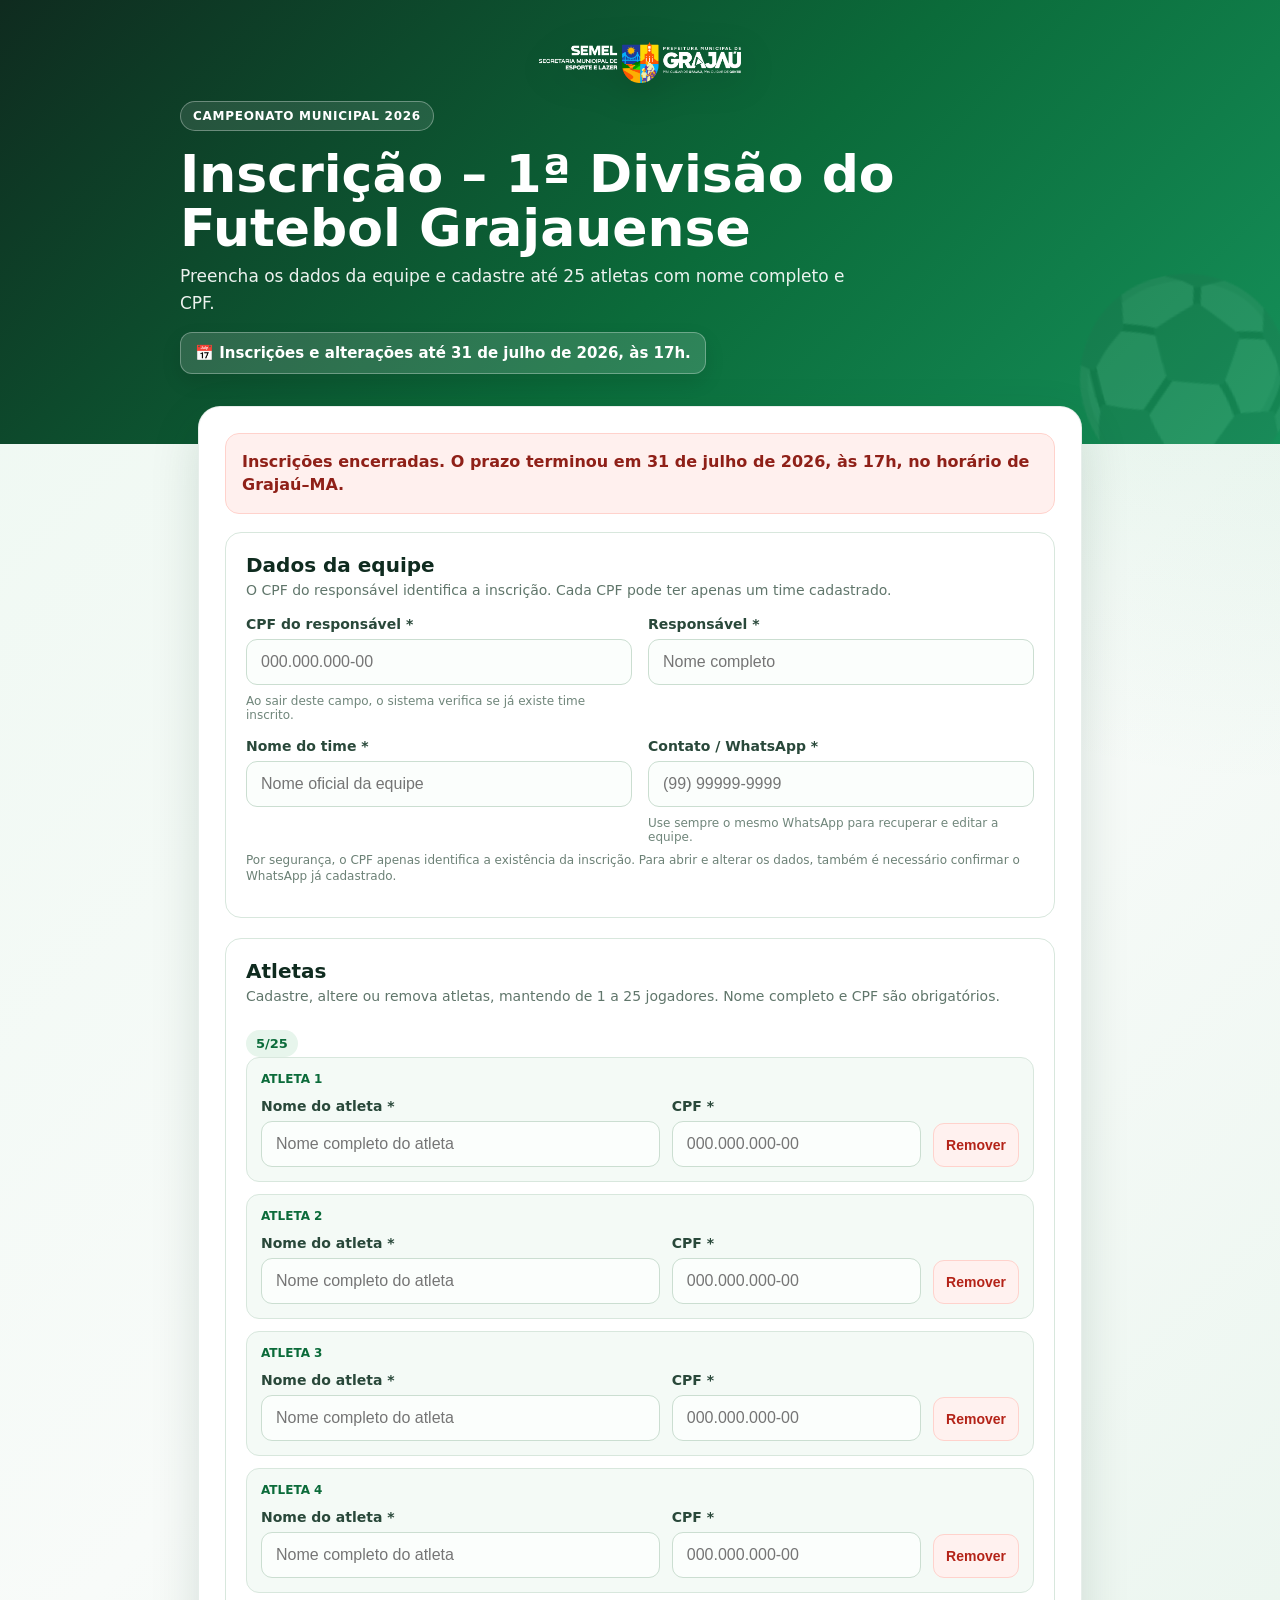
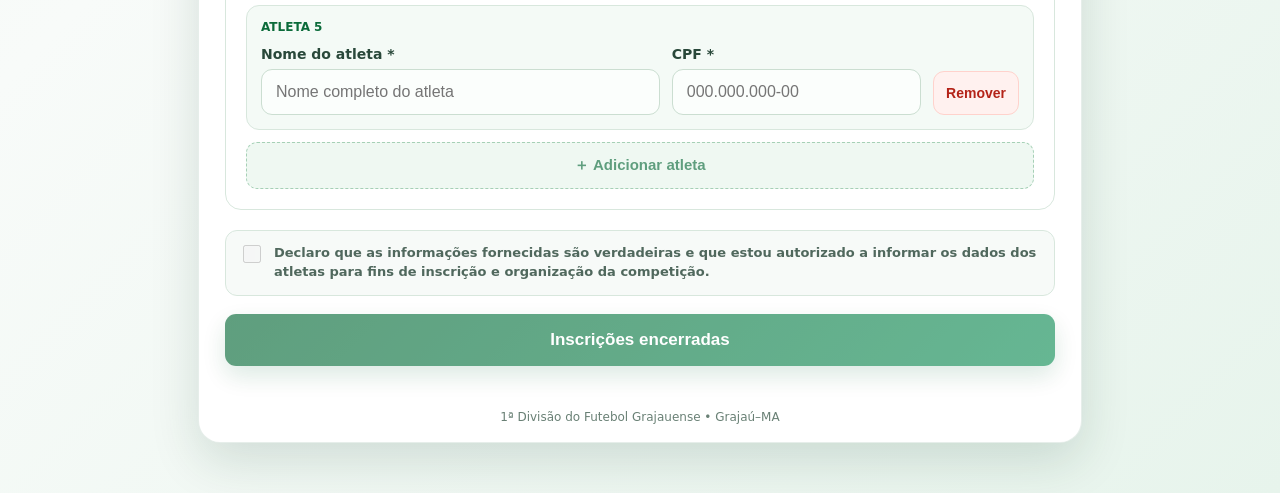
<file: index.html>
<!DOCTYPE html>
<html lang="pt-BR">
<head>
  <meta charset="UTF-8">
  <meta name="viewport" content="width=device-width, initial-scale=1.0">
  <meta name="theme-color" content="#0b6b3a">
  <meta name="description" content="Inscrição da 1ª Divisão do Futebol Grajauense 2026">
  <title>Inscrição – 1ª Divisão do Futebol Grajauense</title>
  <style>
    :root{--green:#0b6b3a;--green2:#15915a;--dark:#0f2b1f;--light:#f4faf6;--line:#d8e7dd;--danger:#b42318;--white:#fff;--muted:#60766b;--shadow:0 18px 50px rgba(8,58,34,.14)}
    *{box-sizing:border-box}body{margin:0;font-family:Inter,system-ui,-apple-system,Segoe UI,Roboto,Arial,sans-serif;color:#183428;background:radial-gradient(circle at top right,rgba(36,169,95,.16),transparent 32%),linear-gradient(135deg,#edf8f1 0%,#f8fbf9 50%,#e7f4ec 100%);min-height:100vh}
    .hero{background:linear-gradient(135deg,var(--dark),var(--green) 55%,var(--green2));color:#fff;padding:42px 20px 70px;position:relative;overflow:hidden}.hero:after{content:"⚽";position:absolute;right:-24px;bottom:-46px;font-size:190px;opacity:.08;transform:rotate(-14deg)}
    .hero-inner{max-width:920px;margin:auto;position:relative;z-index:1}.kicker{display:inline-block;border:1px solid rgba(255,255,255,.32);background:rgba(255,255,255,.10);padding:7px 12px;border-radius:999px;font-weight:800;letter-spacing:.06em;font-size:12px;text-transform:uppercase}
    h1{margin:16px 0 8px;font-size:clamp(30px,6vw,52px);line-height:1.04}.hero p{margin:0;max-width:680px;opacity:.92;font-size:17px;line-height:1.55}.deadline{display:inline-flex;align-items:center;gap:8px;margin-top:16px;padding:10px 14px;border-radius:12px;background:rgba(255,255,255,.14);border:1px solid rgba(255,255,255,.30);font-size:15px;font-weight:900;line-height:1.35;box-shadow:0 8px 20px rgba(0,0,0,.10)}
    main{max-width:920px;margin:-38px auto 50px;padding:0 18px;position:relative;z-index:2}.card{background:var(--white);border:1px solid rgba(10,89,49,.10);border-radius:22px;box-shadow:var(--shadow);overflow:hidden}form{padding:26px}
    .section{border:1px solid var(--line);border-radius:16px;padding:20px;margin-bottom:20px;background:#fff}.section h2{margin:0 0 5px;font-size:20px;color:var(--dark)}.section-note{margin:0 0 18px;color:var(--muted);font-size:14px}.grid{display:grid;grid-template-columns:1fr 1fr;gap:16px}.field{display:flex;flex-direction:column;gap:7px}label{font-size:14px;font-weight:800;color:#29483a}
    input{width:100%;border:1px solid #cbded1;border-radius:11px;padding:13px 14px;font-size:16px;outline:none;transition:.2s;background:#fbfefc}input:focus{border-color:var(--green2);box-shadow:0 0 0 4px rgba(21,145,90,.12);background:#fff}
    .topline{display:flex;justify-content:space-between;align-items:center;gap:12px;flex-wrap:wrap}.counter{display:inline-flex;align-items:center;background:#e7f5ec;color:var(--green);padding:6px 10px;border-radius:999px;font-size:13px;font-weight:900}
    .athlete{display:grid;grid-template-columns:1.6fr 1fr auto;gap:12px;align-items:end;padding:14px;border:1px solid var(--line);border-radius:13px;background:var(--light);margin-bottom:12px}.athlete-number{font-size:12px;font-weight:900;color:var(--green);margin-bottom:5px}
    button{border:0;border-radius:11px;cursor:pointer;font-weight:900;font-size:15px;transition:.2s}.add{width:100%;padding:13px 16px;background:#e7f5ec;color:var(--green);border:1px dashed #77b890}.add:hover{background:#dff1e6}.add:disabled{opacity:.65;cursor:not-allowed}.remove{min-width:44px;height:44px;padding:0 12px;background:#fff1ef;color:var(--danger);font-size:14px;border:1px solid #ffd2cc}.submit{width:100%;padding:16px;color:#fff;background:linear-gradient(135deg,var(--green),var(--green2));box-shadow:0 10px 24px rgba(11,107,58,.22);font-size:17px}.submit:hover{transform:translateY(-1px)}.submit:disabled{opacity:.65;cursor:wait;transform:none}
    .consent{display:flex;gap:10px;align-items:flex-start;margin:18px 0;padding:13px;background:#f7faf8;border-radius:12px;border:1px solid var(--line);font-size:13px;line-height:1.45;color:#50685d}.consent input{width:18px;height:18px;margin-top:1px;flex:0 0 auto}
    .message{display:none;margin:16px 0;padding:14px;border-radius:12px;line-height:1.45}.message.ok{display:block;background:#e9f8ef;color:#126b3b;border:1px solid #bde7cc}.message.err{display:block;background:#fff0ee;color:#9e241b;border:1px solid #ffd2cc}.footer{text-align:center;color:#698075;font-size:12px;padding:18px}.hint{font-size:12px;color:#70867b;margin-top:2px}
    @media(max-width:700px){.grid{grid-template-columns:1fr}.athlete{grid-template-columns:1fr}.remove{width:100%}form{padding:16px}.section{padding:16px}.hero{padding-top:32px}}
  
    .semel-brand{display:flex;justify-content:center;align-items:center;margin:0 0 18px}
    .semel-logo{display:block;width:clamp(137px,18vw,202px);height:auto;max-height:221px;object-fit:contain;filter:drop-shadow(0 8px 18px rgba(0,0,0,.18))}

    .cpf-status{display:none;margin-top:8px;padding:10px 12px;border-radius:10px;font-size:13px;line-height:1.4}
    .cpf-status.ok{display:block;background:#e9f8ef;color:#126b3b;border:1px solid #bde7cc}
    .cpf-status.warn{display:block;background:#fff8e7;color:#805b09;border:1px solid #f0d78f}
    .cpf-status.err{display:block;background:#fff0ee;color:#9e241b;border:1px solid #ffd2cc}
    .edit-box{display:none;margin-top:14px;padding:14px;border-radius:12px;background:#f3f8f5;border:1px solid #cfe2d5}
    .edit-box.show{display:block}.edit-box p{margin:0 0 10px;color:#50685d;font-size:13px;line-height:1.45}
    .load-btn{width:100%;padding:12px 14px;background:#174d35;color:#fff}
    .mode-badge{display:none;margin:0 0 16px;padding:11px 13px;border-radius:12px;font-weight:800;font-size:13px}
    .mode-badge.show{display:block;background:#e9f8ef;color:#126b3b;border:1px solid #bde7cc}
    .closed-banner{display:none;margin:0 0 18px;padding:16px;border-radius:14px;background:#fff0ee;color:#8f2018;border:1px solid #ffd2cc;font-weight:800;line-height:1.45}
    .closed-banner.show{display:block}
    .privacy-note{margin-top:8px;font-size:12px;color:#6c8176;line-height:1.4}

  </style>
</head>
<body>
  <header class="hero"><div class="hero-inner"><div class="semel-brand"><img class="semel-logo" src="logo-semel.png" alt="Logo da SEMEL"></div><span class="kicker">Campeonato Municipal 2026</span><h1>Inscrição – 1ª Divisão do Futebol Grajauense</h1><p>Preencha os dados da equipe e cadastre até 25 atletas com nome completo e CPF.</p><div class="deadline">📅 Inscrições e alterações até 31 de julho de 2026, às 17h.</div></div></header>
  <main><div class="card"><form id="registrationForm" novalidate>
    <div id="closedBanner" class="closed-banner">Inscrições encerradas. O prazo terminou em 31 de julho de 2026, às 17h, no horário de Grajaú–MA.</div>
    <div id="modeBadge" class="mode-badge"></div>

    <section class="section"><h2>Dados da equipe</h2><p class="section-note">O CPF do responsável identifica a inscrição. Cada CPF pode ter apenas um time cadastrado.</p><div class="grid">
      <div class="field"><label for="responsibleCpf">CPF do responsável *</label><input id="responsibleCpf" required inputmode="numeric" maxlength="14" autocomplete="off" placeholder="000.000.000-00"><span class="hint">Ao sair deste campo, o sistema verifica se já existe time inscrito.</span><div id="cpfStatus" class="cpf-status"></div></div>
      <div class="field"><label for="responsible">Responsável *</label><input id="responsible" required autocomplete="name" placeholder="Nome completo"></div>
      <div class="field"><label for="team">Nome do time *</label><input id="team" required autocomplete="organization" placeholder="Nome oficial da equipe"></div>
      <div class="field"><label for="contact">Contato / WhatsApp *</label><input id="contact" required inputmode="tel" autocomplete="tel" placeholder="(99) 99999-9999" maxlength="15"><span class="hint">Use sempre o mesmo WhatsApp para recuperar e editar a equipe.</span></div>
    </div>
    <div id="editBox" class="edit-box"><p><strong>Já existe um time para este CPF.</strong> Informe o mesmo WhatsApp usado na inscrição e carregue a equipe para editar os dados e os atletas.</p><button class="load-btn" type="button" id="loadTeamBtn">Carregar equipe para edição</button></div>
    <p class="privacy-note">Por segurança, o CPF apenas identifica a existência da inscrição. Para abrir e alterar os dados, também é necessário confirmar o WhatsApp já cadastrado.</p>
    </section>

    <section class="section"><div class="topline"><div><h2>Atletas</h2><p class="section-note" style="margin-bottom:14px">Cadastre, altere ou remova atletas, mantendo de 1 a 25 jogadores. Nome completo e CPF são obrigatórios.</p></div><span class="counter" id="counter">0/25</span></div><div id="athletes"></div><button class="add" type="button" id="addAthlete">＋ Adicionar atleta</button></section>

    <label class="consent"><input type="checkbox" id="consent" required><span>Declaro que as informações fornecidas são verdadeiras e que estou autorizado a informar os dados dos atletas para fins de inscrição e organização da competição.</span></label>
    <div id="message"></div><button class="submit" type="submit" id="submitBtn">Enviar inscrição</button>
  </form><div class="footer">1ª Divisão do Futebol Grajauense • Grajaú–MA</div></div></main>
<script>
const SUPABASE_URL='https://inzmqpasbkgoadvgisks.supabase.co';
const SUPABASE_KEY='sb_publishable_ku7EB-Xi2SsLde1ntW-QWQ_Md4pkVkl';
const DEADLINE=Date.parse('2026-07-31T17:00:00-03:00');

const form=document.getElementById('registrationForm');
const box=document.getElementById('athletes');
const addBtn=document.getElementById('addAthlete');
const counter=document.getElementById('counter');
const message=document.getElementById('message');
const submitBtn=document.getElementById('submitBtn');
const cpfInput=document.getElementById('responsibleCpf');
const contactInput=document.getElementById('contact');
const cpfStatus=document.getElementById('cpfStatus');
const editBox=document.getElementById('editBox');
const loadTeamBtn=document.getElementById('loadTeamBtn');
const modeBadge=document.getElementById('modeBadge');
const closedBanner=document.getElementById('closedBanner');

let verificationContact=null;
let editing=false;
let cpfHasTeam=false;
let lastCheckedCpf='';
let closed=false;

const digits=v=>String(v||'').replace(/\D/g,'');
function formatCPF(v){v=digits(v).slice(0,11);v=v.replace(/(\d{3})(\d)/,'$1.$2');v=v.replace(/(\d{3})(\d)/,'$1.$2');v=v.replace(/(\d{3})(\d{1,2})$/,'$1-$2');return v}
function validCPF(cpf){cpf=digits(cpf);if(cpf.length!==11||/^(\d)\1{10}$/.test(cpf))return false;let sum=0;for(let i=0;i<9;i++)sum+=Number(cpf[i])*(10-i);let d1=11-(sum%11);if(d1>=10)d1=0;if(d1!==Number(cpf[9]))return false;sum=0;for(let i=0;i<10;i++)sum+=Number(cpf[i])*(11-i);let d2=11-(sum%11);if(d2>=10)d2=0;return d2===Number(cpf[10])}
function formatPhone(v){v=digits(v).slice(0,11);if(v.length<=10)return v.replace(/^(\d{2})(\d)/,'($1) $2').replace(/(\d{4})(\d)/,'$1-$2');return v.replace(/^(\d{2})(\d)/,'($1) $2').replace(/(\d{5})(\d)/,'$1-$2')}
function rpc(name,payload){return fetch(`${SUPABASE_URL}/rest/v1/rpc/${name}`,{method:'POST',headers:{'Content-Type':'application/json','apikey':SUPABASE_KEY,'Authorization':`Bearer ${SUPABASE_KEY}`},body:JSON.stringify(payload)})}
async function readResponse(response,fallback){const raw=await response.text();if(!response.ok){let msg=fallback;try{const j=JSON.parse(raw);msg=j.message||j.error||j.details||msg}catch{}throw new Error(msg)}try{return JSON.parse(raw)}catch{return raw}}

cpfInput.addEventListener('input',()=>{cpfInput.value=formatCPF(cpfInput.value);const current=digits(cpfInput.value);if(current!==lastCheckedCpf){resetEditState(false);cpfStatus.className='cpf-status';cpfStatus.textContent='';editBox.classList.remove('show')}});
contactInput.addEventListener('input',e=>e.target.value=formatPhone(e.target.value));

function setCpfStatus(text,type){cpfStatus.className=`cpf-status ${type}`;cpfStatus.textContent=text}
function setMode(text){modeBadge.textContent=text;modeBadge.classList.toggle('show',Boolean(text))}
function resetEditState(clearFields=false){editing=false;cpfHasTeam=false;verificationContact=null;setMode('');submitBtn.textContent='Enviar inscrição';if(clearFields){document.getElementById('team').value='';document.getElementById('responsible').value='';contactInput.value='';box.innerHTML='';for(let i=0;i<5;i++)addAthlete()}}

function refresh(){[...box.querySelectorAll('.athlete')].forEach((r,i)=>r.querySelector('.athlete-number').textContent=`ATLETA ${i+1}`);counter.textContent=`${box.children.length}/25`;addBtn.disabled=closed||box.children.length>=25;addBtn.textContent=box.children.length>=25?'Limite de 25 atletas atingido':'＋ Adicionar atleta'}
function addAthlete(data={name:'',cpf:''}){if(box.children.length>=25)return;const row=document.createElement('div');row.className='athlete';row.innerHTML=`<div class="field"><div class="athlete-number"></div><label>Nome do atleta *</label><input class="athlete-name" required placeholder="Nome completo do atleta" autocomplete="off"></div><div class="field"><label>CPF *</label><input class="athlete-cpf" required inputmode="numeric" maxlength="14" placeholder="000.000.000-00" autocomplete="off"></div><button class="remove" type="button">Remover</button>`;row.querySelector('.athlete-name').value=data.name||'';row.querySelector('.athlete-cpf').value=formatCPF(data.cpf||'');row.querySelector('.athlete-cpf').addEventListener('input',e=>e.target.value=formatCPF(e.target.value));row.querySelector('.remove').addEventListener('click',()=>{if(closed)return;if(box.children.length<=1){alert('É necessário manter pelo menos um atleta.');return}row.remove();refresh()});box.appendChild(row);refresh()}
addBtn.addEventListener('click',()=>addAthlete());for(let i=0;i<5;i++)addAthlete();

function showMessage(text,type){message.className=`message ${type}`;message.textContent=text;message.style.display='block';message.scrollIntoView({behavior:'smooth',block:'center'})}
function clearMessage(){message.style.display='none';message.textContent=''}

async function checkResponsibleCpf(){if(closed)return;const cpf=digits(cpfInput.value);lastCheckedCpf=cpf;resetEditState(false);editBox.classList.remove('show');if(!validCPF(cpf)){setCpfStatus('CPF do responsável inválido.','err');return false}setCpfStatus('Verificando CPF...','warn');try{const response=await rpc('check_responsible_registration',{p_responsible_cpf:cpf});const exists=await readResponse(response,'Não foi possível verificar o CPF.');cpfHasTeam=Boolean(exists);if(cpfHasTeam){setCpfStatus('Este CPF já possui um time inscrito. Confirme o WhatsApp para carregar e editar.','warn');editBox.classList.add('show');submitBtn.textContent='Carregue a equipe para editar';return true}else{setCpfStatus('Nenhum time encontrado para este CPF. Você pode realizar uma nova inscrição.','ok');submitBtn.textContent='Enviar inscrição';return false}}catch(err){setCpfStatus(err.message||'Falha ao verificar CPF.','err');return false}}
cpfInput.addEventListener('blur',checkResponsibleCpf);

loadTeamBtn.addEventListener('click',async()=>{clearMessage();if(closed)return showMessage('As inscrições já foram encerradas.','err');const cpf=digits(cpfInput.value);const contact=contactInput.value.trim();if(!validCPF(cpf))return showMessage('Informe um CPF válido do responsável.','err');if(digits(contact).length<10)return showMessage('Informe o mesmo WhatsApp usado no cadastro, com DDD.','err');loadTeamBtn.disabled=true;loadTeamBtn.textContent='Carregando equipe...';try{const response=await rpc('load_team_for_edit',{p_responsible_cpf:cpf,p_contact:contact});const data=await readResponse(response,'Não foi possível carregar a equipe.');document.getElementById('team').value=data.name||'';document.getElementById('responsible').value=data.responsible||'';contactInput.value=formatPhone(data.contact||'');verificationContact=data.contact||contact;editing=true;cpfHasTeam=true;box.innerHTML='';const athletes=Array.isArray(data.athletes)?data.athletes:[];for(const a of athletes)addAthlete(a);if(!athletes.length)addAthlete();setMode('Modo de edição ativo: altere os dados e atletas e clique em “Salvar alterações”.');setCpfStatus('Equipe carregada com segurança. Você pode editar até o limite de 25 atletas.','ok');submitBtn.textContent='Salvar alterações';showMessage('Equipe carregada. Faça as alterações necessárias e salve.','ok')}catch(err){showMessage(err.message||'Não foi possível carregar a equipe.','err')}finally{loadTeamBtn.disabled=false;loadTeamBtn.textContent='Carregar equipe para edição'}});

function applyDeadline(){closed=Date.now()>=DEADLINE;closedBanner.classList.toggle('show',closed);if(closed){[...form.querySelectorAll('input,button')].forEach(el=>el.disabled=true);submitBtn.textContent='Inscrições encerradas'}else{[...form.querySelectorAll('input,button')].forEach(el=>{if(el!==addBtn)el.disabled=false});refresh()}}
applyDeadline();setInterval(applyDeadline,30000);

form.addEventListener('submit',async e=>{e.preventDefault();clearMessage();if(Date.now()>=DEADLINE){applyDeadline();showMessage('As inscrições foram encerradas em 31/07/2026 às 17h.','err');return}if(!form.checkValidity()){form.reportValidity();return}const team=document.getElementById('team').value.trim();const responsible=document.getElementById('responsible').value.trim();const responsibleCpf=digits(cpfInput.value);const contact=contactInput.value.trim();if(!validCPF(responsibleCpf)){showMessage('O CPF do responsável é inválido.','err');return}if(digits(contact).length<10){showMessage('Informe um contato válido com DDD.','err');return}
if(cpfHasTeam&&!editing){showMessage('Este CPF já possui time cadastrado. Informe o mesmo WhatsApp e carregue a equipe antes de salvar alterações.','err');return}
const athletes=[...box.querySelectorAll('.athlete')].map(r=>({name:r.querySelector('.athlete-name').value.trim(),cpf:digits(r.querySelector('.athlete-cpf').value)}));if(athletes.length<1||athletes.length>25){showMessage('A equipe deve ter entre 1 e 25 atletas.','err');return}const seen=new Set();for(let i=0;i<athletes.length;i++){const a=athletes[i];if(a.name.length<2){showMessage(`Informe o nome completo do atleta ${i+1}.`,'err');return}if(!validCPF(a.cpf)){showMessage(`O CPF do atleta ${i+1} é inválido.`,'err');return}if(seen.has(a.cpf)){showMessage(`O CPF do atleta ${i+1} está repetido nesta inscrição.`,'err');return}seen.add(a.cpf)}
submitBtn.disabled=true;submitBtn.textContent=editing?'Salvando alterações...':'Enviando inscrição...';try{const response=await rpc('save_team_registration',{p_team_name:team,p_responsible:responsible,p_responsible_cpf:responsibleCpf,p_contact:contact,p_verification_contact:editing?verificationContact:null,p_athletes:athletes});const result=await readResponse(response,'Não foi possível salvar a inscrição.');const updated=result&&result.mode==='updated';verificationContact=contact;editing=true;cpfHasTeam=true;lastCheckedCpf=responsibleCpf;setMode('Modo de edição ativo: você pode continuar alterando a equipe até 31/07/2026 às 17h.');setCpfStatus('Time cadastrado e liberado para futuras alterações com CPF + WhatsApp.','ok');editBox.classList.add('show');submitBtn.textContent='Salvar alterações';showMessage(updated?`Alterações salvas com sucesso! Total de atletas: ${result.athlete_count}.`:`Inscrição realizada com sucesso! Protocolo: ${result.protocol}. Você poderá editar até 31/07/2026 às 17h usando este CPF e o mesmo WhatsApp.`,'ok')}catch(err){showMessage(err.message||'Falha ao salvar a inscrição. Tente novamente.','err')}finally{submitBtn.disabled=false;submitBtn.textContent=editing?'Salvar alterações':'Enviar inscrição'}});
</script>
</body></html>
</file>
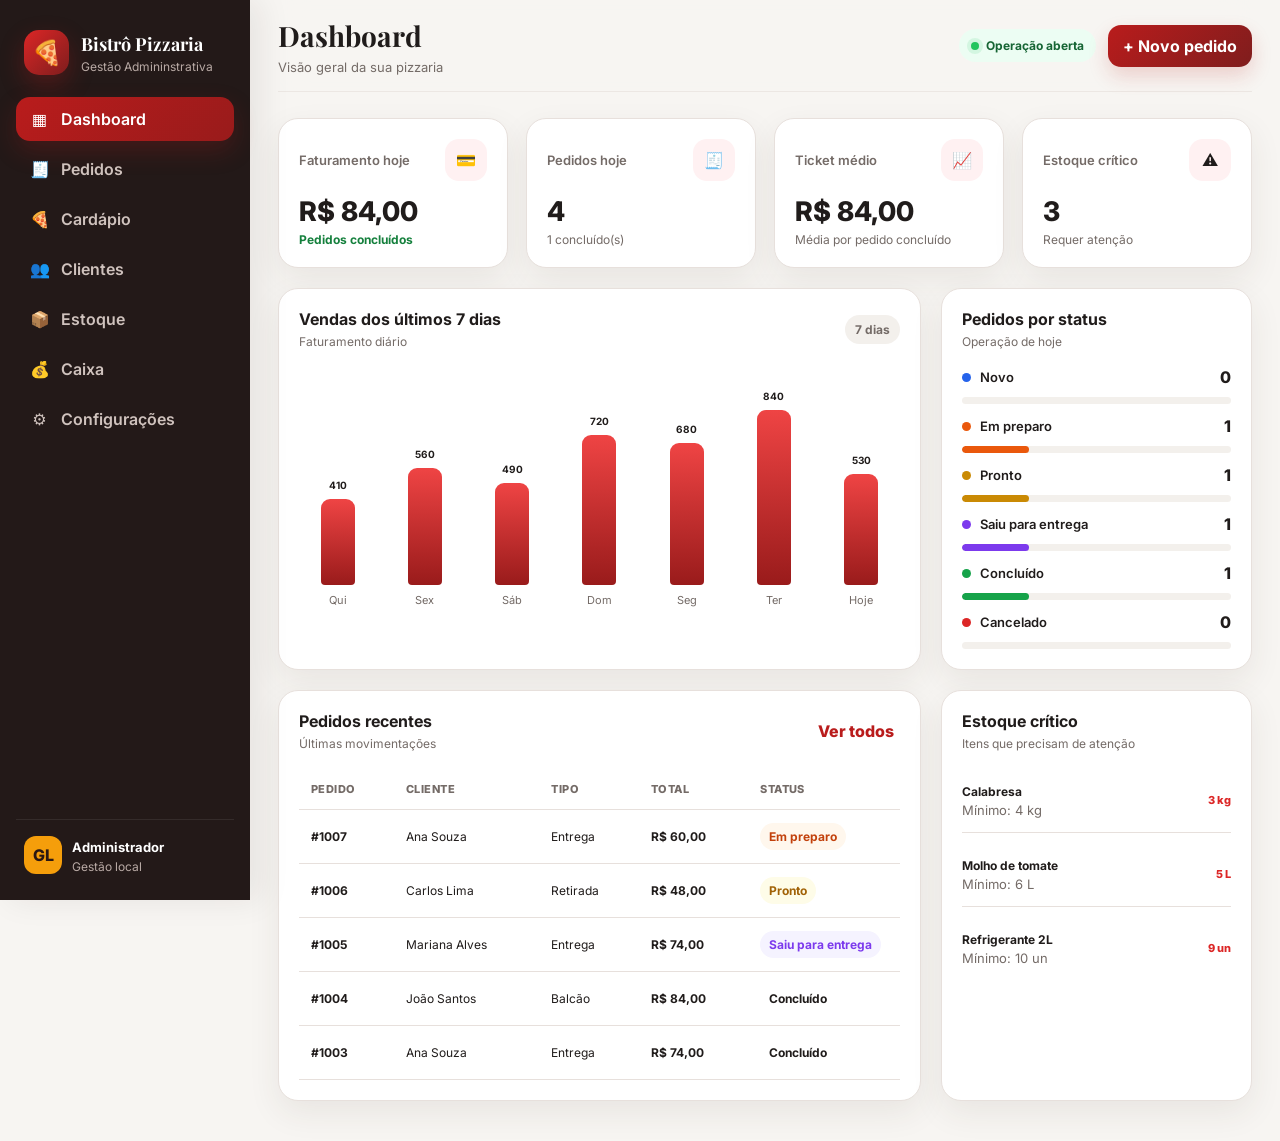
<file: pizzaria-admin/index.html>
<!doctype html>
<html lang="pt-BR">
<head>
  <meta charset="utf-8" />
  <meta name="viewport" content="width=device-width, initial-scale=1" />
  <meta name="theme-color" content="#b91c1c" />
  <title>Bistrô Pizzaria - Gestão Admininstrativa</title>
  <link rel="preconnect" href="https://fonts.googleapis.com">
  <link rel="preconnect" href="https://fonts.gstatic.com" crossorigin>
  <link href="https://fonts.googleapis.com/css2?family=Inter:wght@400;500;600;700;800&family=Playfair+Display:wght@700&display=swap" rel="stylesheet">
  <link rel="stylesheet" href="styles.css" />
</head>
<body>
  <div class="app-shell">
    <aside class="sidebar" id="sidebar">
      <div class="brand">
        <div class="brand-mark">🍕</div>
        <div>
          <strong>Bistrô Pizzaria</strong>
          <span>Gestão Admininstrativa</span>
        </div>
      </div>

      <nav class="nav" aria-label="Navegação principal">
        <button class="nav-item active" data-view="dashboard"><span>▦</span> Dashboard</button>
        <button class="nav-item" data-view="orders"><span>🧾</span> Pedidos</button>
        <button class="nav-item" data-view="products"><span>🍕</span> Cardápio</button>
        <button class="nav-item" data-view="customers"><span>👥</span> Clientes</button>
        <button class="nav-item" data-view="inventory"><span>📦</span> Estoque</button>
        <button class="nav-item" data-view="cash"><span>💰</span> Caixa</button>
        <button class="nav-item" data-view="settings"><span>⚙️</span> Configurações</button>
      </nav>

      <div class="sidebar-footer">
        <div class="user-avatar">GL</div>
        <div><strong>Administrador</strong><span>Gestão local</span></div>
      </div>
    </aside>

    <main class="main-content">
      <header class="topbar">
        <div class="topbar-left">
          <button class="icon-button mobile-only" id="menuToggle" aria-label="Abrir menu">☰</button>
          <div>
            <h1 id="pageTitle">Dashboard</h1>
            <p id="pageSubtitle">Visão geral da sua pizzaria</p>
          </div>
        </div>
        <div class="topbar-actions">
          <div class="status-pill"><span class="status-dot"></span> Operação aberta</div>
          <button class="primary-button" data-action="new-order">+ Novo pedido</button>
        </div>
      </header>

      <section class="view active" id="view-dashboard">
        <div class="kpi-grid" id="kpiGrid"></div>

        <div class="dashboard-grid">
          <article class="panel panel-span-2">
            <div class="panel-header">
              <div><h2>Vendas dos últimos 7 dias</h2><p>Faturamento diário</p></div>
              <span class="badge">7 dias</span>
            </div>
            <div class="chart" id="salesChart"></div>
          </article>

          <article class="panel">
            <div class="panel-header"><div><h2>Pedidos por status</h2><p>Operação de hoje</p></div></div>
            <div class="status-summary" id="statusSummary"></div>
          </article>

          <article class="panel panel-span-2">
            <div class="panel-header">
              <div><h2>Pedidos recentes</h2><p>Últimas movimentações</p></div>
              <button class="text-button" data-view-target="orders">Ver todos</button>
            </div>
            <div class="table-wrap"><table><thead><tr><th>Pedido</th><th>Cliente</th><th>Tipo</th><th>Total</th><th>Status</th></tr></thead><tbody id="recentOrdersBody"></tbody></table></div>
          </article>

          <article class="panel">
            <div class="panel-header"><div><h2>Estoque crítico</h2><p>Itens que precisam de atenção</p></div></div>
            <div class="alert-list" id="lowStockList"></div>
          </article>
        </div>
      </section>

      <section class="view" id="view-orders">
        <div class="section-toolbar">
          <div class="search-box"><span>⌕</span><input id="orderSearch" placeholder="Buscar pedido ou cliente" /></div>
          <div class="toolbar-actions">
            <select id="orderStatusFilter" class="select"><option value="all">Todos os status</option><option>Novo</option><option>Em preparo</option><option>Pronto</option><option>Saiu para entrega</option><option>Concluído</option><option>Cancelado</option></select>
            <button class="primary-button" data-action="new-order">+ Novo pedido</button>
          </div>
        </div>
        <article class="panel">
          <div class="table-wrap"><table><thead><tr><th>Pedido</th><th>Data/Hora</th><th>Cliente</th><th>Itens</th><th>Tipo</th><th>Total</th><th>Pagamento</th><th>Status</th><th></th></tr></thead><tbody id="ordersBody"></tbody></table></div>
        </article>
      </section>

      <section class="view" id="view-products">
        <div class="section-toolbar">
          <div class="search-box"><span>⌕</span><input id="productSearch" placeholder="Buscar no cardápio" /></div>
          <button class="primary-button" data-action="new-product">+ Novo produto</button>
        </div>
        <div class="product-grid" id="productGrid"></div>
      </section>

      <section class="view" id="view-customers">
        <div class="section-toolbar">
          <div class="search-box"><span>⌕</span><input id="customerSearch" placeholder="Buscar cliente" /></div>
          <button class="primary-button" data-action="new-customer">+ Novo cliente</button>
        </div>
        <article class="panel"><div class="table-wrap"><table><thead><tr><th>Cliente</th><th>Telefone</th><th>Endereço</th><th>Pedidos</th><th>Total gasto</th><th></th></tr></thead><tbody id="customersBody"></tbody></table></div></article>
      </section>

      <section class="view" id="view-inventory">
        <div class="section-toolbar">
          <div><h2 class="section-title">Controle de insumos</h2><p class="section-copy">Acompanhe quantidades e pontos de reposição.</p></div>
          <button class="primary-button" data-action="new-stock">+ Novo insumo</button>
        </div>
        <article class="panel"><div class="table-wrap"><table><thead><tr><th>Insumo</th><th>Categoria</th><th>Quantidade</th><th>Mínimo</th><th>Custo unit.</th><th>Status</th><th></th></tr></thead><tbody id="inventoryBody"></tbody></table></div></article>
      </section>

      <section class="view" id="view-cash">
        <div class="kpi-grid cash-kpis" id="cashKpis"></div>
        <div class="dashboard-grid">
          <article class="panel panel-span-2">
            <div class="panel-header"><div><h2>Movimentações do caixa</h2><p>Entradas e saídas registradas</p></div><button class="primary-button small" data-action="new-transaction">+ Lançamento</button></div>
            <div class="table-wrap"><table><thead><tr><th>Data/Hora</th><th>Descrição</th><th>Categoria</th><th>Tipo</th><th>Valor</th><th></th></tr></thead><tbody id="cashBody"></tbody></table></div>
          </article>
          <article class="panel">
            <div class="panel-header"><div><h2>Formas de pagamento</h2><p>Pedidos concluídos</p></div></div>
            <div class="payment-breakdown" id="paymentBreakdown"></div>
          </article>
        </div>
      </section>

      <section class="view" id="view-settings">
        <div class="settings-grid">
          <article class="panel">
            <div class="panel-header"><div><h2>Dados da pizzaria</h2><p>Informações exibidas no sistema</p></div></div>
            <form id="settingsForm" class="form-grid">
              <label class="field full"><span>Nome da pizzaria</span><input name="businessName" required /></label>
              <label class="field"><span>Telefone</span><input name="phone" /></label>
              <label class="field"><span>Taxa de entrega padrão</span><input name="deliveryFee" type="number" min="0" step="0.01" /></label>
              <label class="field full"><span>Endereço</span><input name="address" /></label>
              <div class="form-actions full"><button type="submit" class="primary-button">Salvar configurações</button></div>
            </form>
          </article>
          <article class="panel danger-panel">
            <div class="panel-header"><div><h2>Dados locais</h2><p>Este MVP salva os dados no navegador.</p></div></div>
            <p class="muted">Use exportação para criar um backup. A restauração substitui os dados atuais.</p>
            <div class="stack-actions"><button class="secondary-button" id="exportData">Exportar backup JSON</button><label class="secondary-button file-button">Importar backup<input id="importData" type="file" accept="application/json" hidden /></label><button class="danger-button" id="resetData">Restaurar dados de demonstração</button></div>
          </article>
        </div>
      </section>
    </main>
  </div>

  <div class="modal-backdrop" id="modalBackdrop" hidden>
    <div class="modal" role="dialog" aria-modal="true" aria-labelledby="modalTitle">
      <div class="modal-header"><div><h2 id="modalTitle"></h2><p id="modalSubtitle"></p></div><button class="icon-button" id="closeModal" aria-label="Fechar">✕</button></div>
      <div id="modalContent"></div>
    </div>
  </div>

  <div class="toast-container" id="toastContainer" aria-live="polite"></div>
  <script src="app.js"></script>
  <script src="branding.js"></script>
  <script src="customer-types.js"></script>
  <script src="print-orders.js"></script>
</body>
</html>
</file>
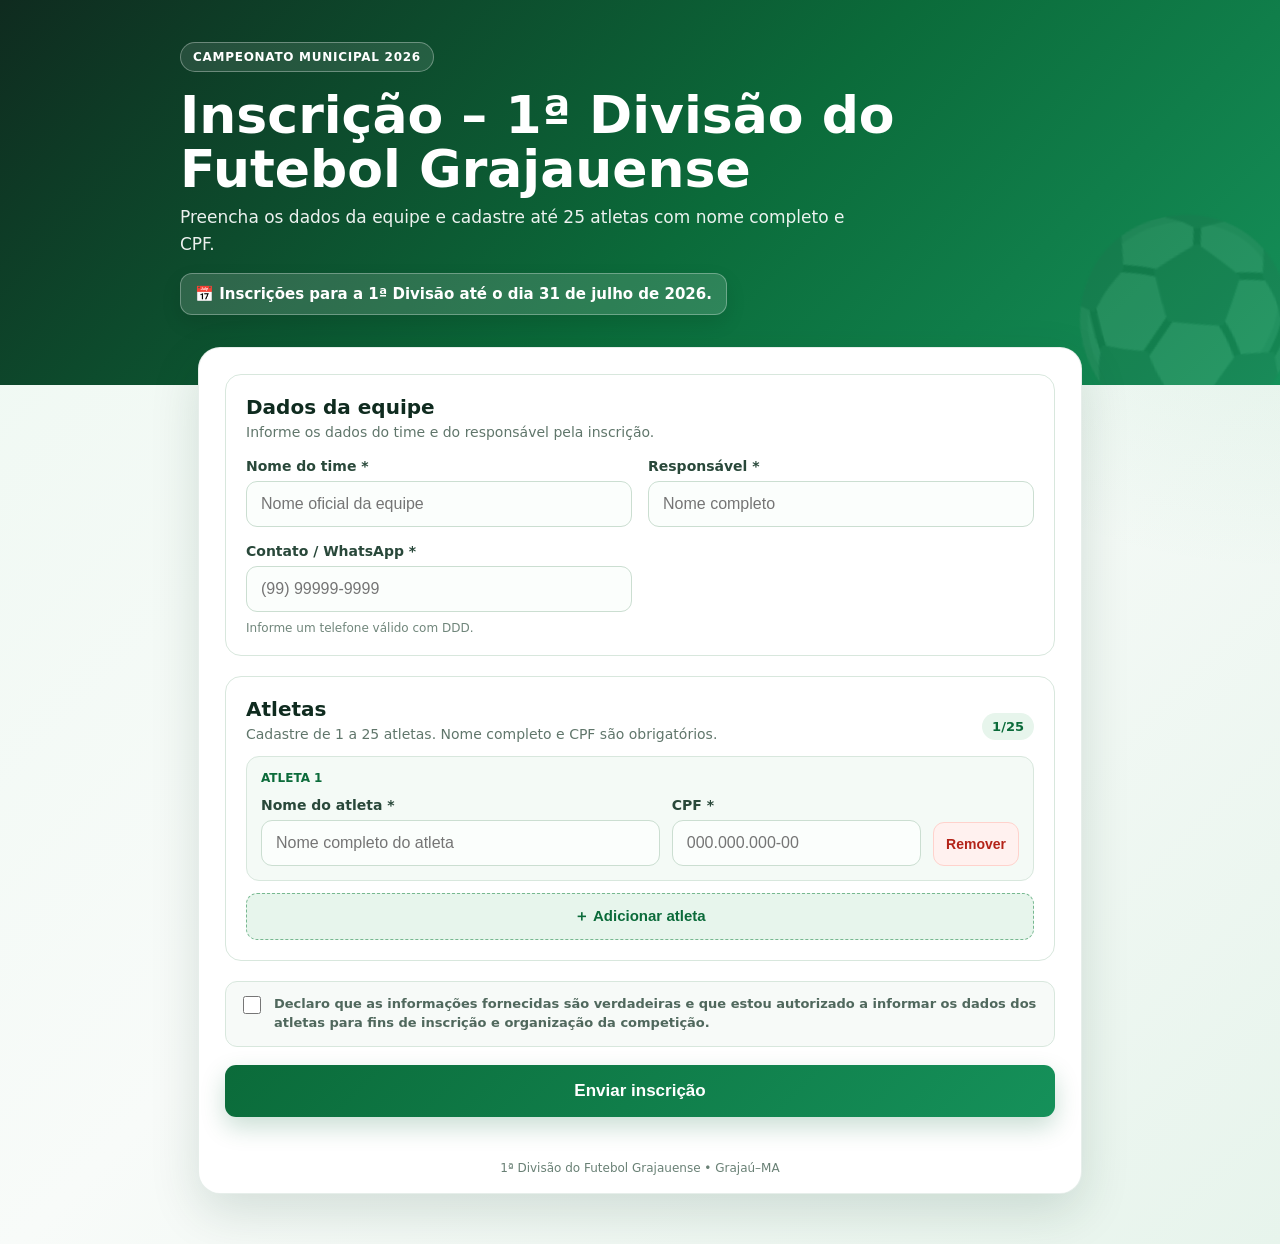
<file: index_atualizado_campeonato_grajauense.html>
<!DOCTYPE html>
<html lang="pt-BR">
<head>
  <meta charset="UTF-8">
  <meta name="viewport" content="width=device-width, initial-scale=1.0">
  <meta name="theme-color" content="#0b6b3a">
  <meta name="description" content="Inscrição da 1ª Divisão do Futebol Grajauense 2026">
  <title>Inscrição – 1ª Divisão do Futebol Grajauense</title>
  <style>
    :root{--green:#0b6b3a;--green2:#15915a;--dark:#0f2b1f;--light:#f4faf6;--line:#d8e7dd;--danger:#b42318;--white:#fff;--muted:#60766b;--shadow:0 18px 50px rgba(8,58,34,.14)}
    *{box-sizing:border-box}body{margin:0;font-family:Inter,system-ui,-apple-system,Segoe UI,Roboto,Arial,sans-serif;color:#183428;background:radial-gradient(circle at top right,rgba(36,169,95,.16),transparent 32%),linear-gradient(135deg,#edf8f1 0%,#f8fbf9 50%,#e7f4ec 100%);min-height:100vh}
    .hero{background:linear-gradient(135deg,var(--dark),var(--green) 55%,var(--green2));color:#fff;padding:42px 20px 70px;position:relative;overflow:hidden}.hero:after{content:"⚽";position:absolute;right:-24px;bottom:-46px;font-size:190px;opacity:.08;transform:rotate(-14deg)}
    .hero-inner{max-width:920px;margin:auto;position:relative;z-index:1}.kicker{display:inline-block;border:1px solid rgba(255,255,255,.32);background:rgba(255,255,255,.10);padding:7px 12px;border-radius:999px;font-weight:800;letter-spacing:.06em;font-size:12px;text-transform:uppercase}
    h1{margin:16px 0 8px;font-size:clamp(30px,6vw,52px);line-height:1.04}.hero p{margin:0;max-width:680px;opacity:.92;font-size:17px;line-height:1.55}.deadline{display:inline-flex;align-items:center;gap:8px;margin-top:16px;padding:10px 14px;border-radius:12px;background:rgba(255,255,255,.14);border:1px solid rgba(255,255,255,.30);font-size:15px;font-weight:900;line-height:1.35;box-shadow:0 8px 20px rgba(0,0,0,.10)}
    main{max-width:920px;margin:-38px auto 50px;padding:0 18px;position:relative;z-index:2}.card{background:var(--white);border:1px solid rgba(10,89,49,.10);border-radius:22px;box-shadow:var(--shadow);overflow:hidden}form{padding:26px}
    .section{border:1px solid var(--line);border-radius:16px;padding:20px;margin-bottom:20px;background:#fff}.section h2{margin:0 0 5px;font-size:20px;color:var(--dark)}.section-note{margin:0 0 18px;color:var(--muted);font-size:14px}.grid{display:grid;grid-template-columns:1fr 1fr;gap:16px}.field{display:flex;flex-direction:column;gap:7px}label{font-size:14px;font-weight:800;color:#29483a}
    input{width:100%;border:1px solid #cbded1;border-radius:11px;padding:13px 14px;font-size:16px;outline:none;transition:.2s;background:#fbfefc}input:focus{border-color:var(--green2);box-shadow:0 0 0 4px rgba(21,145,90,.12);background:#fff}
    .topline{display:flex;justify-content:space-between;align-items:center;gap:12px;flex-wrap:wrap}.counter{display:inline-flex;align-items:center;background:#e7f5ec;color:var(--green);padding:6px 10px;border-radius:999px;font-size:13px;font-weight:900}
    .athlete{display:grid;grid-template-columns:1.6fr 1fr auto;gap:12px;align-items:end;padding:14px;border:1px solid var(--line);border-radius:13px;background:var(--light);margin-bottom:12px}.athlete-number{font-size:12px;font-weight:900;color:var(--green);margin-bottom:5px}
    button{border:0;border-radius:11px;cursor:pointer;font-weight:900;font-size:15px;transition:.2s}.add{width:100%;padding:13px 16px;background:#e7f5ec;color:var(--green);border:1px dashed #77b890}.add:hover{background:#dff1e6}.add:disabled{opacity:.65;cursor:not-allowed}.remove{min-width:44px;height:44px;padding:0 12px;background:#fff1ef;color:var(--danger);font-size:14px;border:1px solid #ffd2cc}.submit{width:100%;padding:16px;color:#fff;background:linear-gradient(135deg,var(--green),var(--green2));box-shadow:0 10px 24px rgba(11,107,58,.22);font-size:17px}.submit:hover{transform:translateY(-1px)}.submit:disabled{opacity:.65;cursor:wait;transform:none}
    .consent{display:flex;gap:10px;align-items:flex-start;margin:18px 0;padding:13px;background:#f7faf8;border-radius:12px;border:1px solid var(--line);font-size:13px;line-height:1.45;color:#50685d}.consent input{width:18px;height:18px;margin-top:1px;flex:0 0 auto}
    .message{display:none;margin:16px 0;padding:14px;border-radius:12px;line-height:1.45}.message.ok{display:block;background:#e9f8ef;color:#126b3b;border:1px solid #bde7cc}.message.err{display:block;background:#fff0ee;color:#9e241b;border:1px solid #ffd2cc}.footer{text-align:center;color:#698075;font-size:12px;padding:18px}.hint{font-size:12px;color:#70867b;margin-top:2px}
    @media(max-width:700px){.grid{grid-template-columns:1fr}.athlete{grid-template-columns:1fr}.remove{width:100%}form{padding:16px}.section{padding:16px}.hero{padding-top:32px}}
  </style>
</head>
<body>
  <header class="hero"><div class="hero-inner"><span class="kicker">Campeonato Municipal 2026</span><h1>Inscrição – 1ª Divisão do Futebol Grajauense</h1><p>Preencha os dados da equipe e cadastre até 25 atletas com nome completo e CPF.</p><div class="deadline">📅 Inscrições para a 1ª Divisão até o dia 31 de julho de 2026.</div></div></header>
  <main><div class="card"><form id="registrationForm" novalidate>
    <section class="section"><h2>Dados da equipe</h2><p class="section-note">Informe os dados do time e do responsável pela inscrição.</p><div class="grid">
      <div class="field"><label for="team">Nome do time *</label><input id="team" required autocomplete="organization" placeholder="Nome oficial da equipe"></div>
      <div class="field"><label for="responsible">Responsável *</label><input id="responsible" required autocomplete="name" placeholder="Nome completo"></div>
      <div class="field"><label for="contact">Contato / WhatsApp *</label><input id="contact" required inputmode="tel" autocomplete="tel" placeholder="(99) 99999-9999" maxlength="15"><span class="hint">Informe um telefone válido com DDD.</span></div>
    </div></section>
    <section class="section"><div class="topline"><div><h2>Atletas</h2><p class="section-note" style="margin-bottom:14px">Cadastre de 1 a 25 atletas. Nome completo e CPF são obrigatórios.</p></div><span class="counter" id="counter">0/25</span></div><div id="athletes"></div><button class="add" type="button" id="addAthlete">＋ Adicionar atleta</button></section>
    <label class="consent"><input type="checkbox" id="consent" required><span>Declaro que as informações fornecidas são verdadeiras e que estou autorizado a informar os dados dos atletas para fins de inscrição e organização da competição.</span></label>
    <div id="message"></div><button class="submit" type="submit" id="submitBtn">Enviar inscrição</button>
  </form><div class="footer">1ª Divisão do Futebol Grajauense • Grajaú–MA</div></div></main>
<script>
const SUPABASE_URL='https://inzmqpasbkgoadvgisks.supabase.co';
const SUPABASE_KEY='sb_publishable_ku7EB-Xi2SsLde1ntW-QWQ_Md4pkVkl';
const form=document.getElementById('registrationForm');const box=document.getElementById('athletes');const addBtn=document.getElementById('addAthlete');const counter=document.getElementById('counter');const message=document.getElementById('message');const submitBtn=document.getElementById('submitBtn');
const digits=v=>String(v||'').replace(/\D/g,'');
function formatCPF(v){v=digits(v).slice(0,11);v=v.replace(/(\d{3})(\d)/,'$1.$2');v=v.replace(/(\d{3})(\d)/,'$1.$2');v=v.replace(/(\d{3})(\d{1,2})$/,'$1-$2');return v}
function validCPF(cpf){cpf=digits(cpf);if(cpf.length!==11||/^(\d)\1{10}$/.test(cpf))return false;let sum=0;for(let i=0;i<9;i++)sum+=Number(cpf[i])*(10-i);let d1=11-(sum%11);if(d1>=10)d1=0;if(d1!==Number(cpf[9]))return false;sum=0;for(let i=0;i<10;i++)sum+=Number(cpf[i])*(11-i);let d2=11-(sum%11);if(d2>=10)d2=0;return d2===Number(cpf[10])}
function formatPhone(v){v=digits(v).slice(0,11);if(v.length<=10)return v.replace(/^(\d{2})(\d)/,'($1) $2').replace(/(\d{4})(\d)/,'$1-$2');return v.replace(/^(\d{2})(\d)/,'($1) $2').replace(/(\d{5})(\d)/,'$1-$2')}
document.getElementById('contact').addEventListener('input',e=>e.target.value=formatPhone(e.target.value));
function refresh(){[...box.querySelectorAll('.athlete')].forEach((r,i)=>r.querySelector('.athlete-number').textContent=`ATLETA ${i+1}`);counter.textContent=`${box.children.length}/25`;addBtn.disabled=box.children.length>=25;addBtn.textContent=addBtn.disabled?'Limite de 25 atletas atingido':'＋ Adicionar atleta'}
function addAthlete(){if(box.children.length>=25)return;const row=document.createElement('div');row.className='athlete';row.innerHTML=`<div class="field"><div class="athlete-number"></div><label>Nome do atleta *</label><input class="athlete-name" required placeholder="Nome completo do atleta" autocomplete="off"></div><div class="field"><label>CPF *</label><input class="athlete-cpf" required inputmode="numeric" maxlength="14" placeholder="000.000.000-00" autocomplete="off"></div><button class="remove" type="button">Remover</button>`;row.querySelector('.athlete-cpf').addEventListener('input',e=>e.target.value=formatCPF(e.target.value));row.querySelector('.remove').addEventListener('click',()=>{if(box.children.length<=1){alert('É necessário manter pelo menos um atleta.');return}row.remove();refresh()});box.appendChild(row);refresh()}
addBtn.addEventListener('click',addAthlete);addAthlete();
function showMessage(text,type){message.className=`message ${type}`;message.textContent=text;message.style.display='block';message.scrollIntoView({behavior:'smooth',block:'center'})}
form.addEventListener('submit',async e=>{e.preventDefault();message.style.display='none';if(!form.checkValidity()){form.reportValidity();return}const team=document.getElementById('team').value.trim();const responsible=document.getElementById('responsible').value.trim();const contact=document.getElementById('contact').value.trim();if(digits(contact).length<10){showMessage('Informe um contato válido com DDD.','err');return}const athletes=[...box.querySelectorAll('.athlete')].map(r=>({name:r.querySelector('.athlete-name').value.trim(),cpf:digits(r.querySelector('.athlete-cpf').value)}));const seen=new Set();for(let i=0;i<athletes.length;i++){const a=athletes[i];if(a.name.length<2){showMessage(`Informe o nome completo do atleta ${i+1}.`,'err');return}if(!validCPF(a.cpf)){showMessage(`O CPF do atleta ${i+1} é inválido.`,'err');return}if(seen.has(a.cpf)){showMessage(`O CPF do atleta ${i+1} está repetido nesta inscrição.`,'err');return}seen.add(a.cpf)}submitBtn.disabled=true;submitBtn.textContent='Enviando inscrição...';try{const response=await fetch(`${SUPABASE_URL}/rest/v1/rpc/submit_team_registration`,{method:'POST',headers:{'Content-Type':'application/json','apikey':SUPABASE_KEY,'Authorization':`Bearer ${SUPABASE_KEY}`},body:JSON.stringify({p_team_name:team,p_responsible:responsible,p_contact:contact,p_athletes:athletes})});const raw=await response.text();if(!response.ok){let msg='Não foi possível concluir a inscrição.';try{const j=JSON.parse(raw);msg=j.message||j.error||msg}catch{}throw new Error(msg)}let protocol=raw;try{protocol=JSON.parse(raw)}catch{}showMessage(`Inscrição enviada com sucesso! Protocolo: ${protocol}`,'ok');form.reset();box.innerHTML='';addAthlete();window.scrollTo({top:0,behavior:'smooth'})}catch(err){showMessage(err.message||'Falha ao enviar a inscrição. Tente novamente.','err')}finally{submitBtn.disabled=false;submitBtn.textContent='Enviar inscrição'}});
</script>
</body></html>
</file>
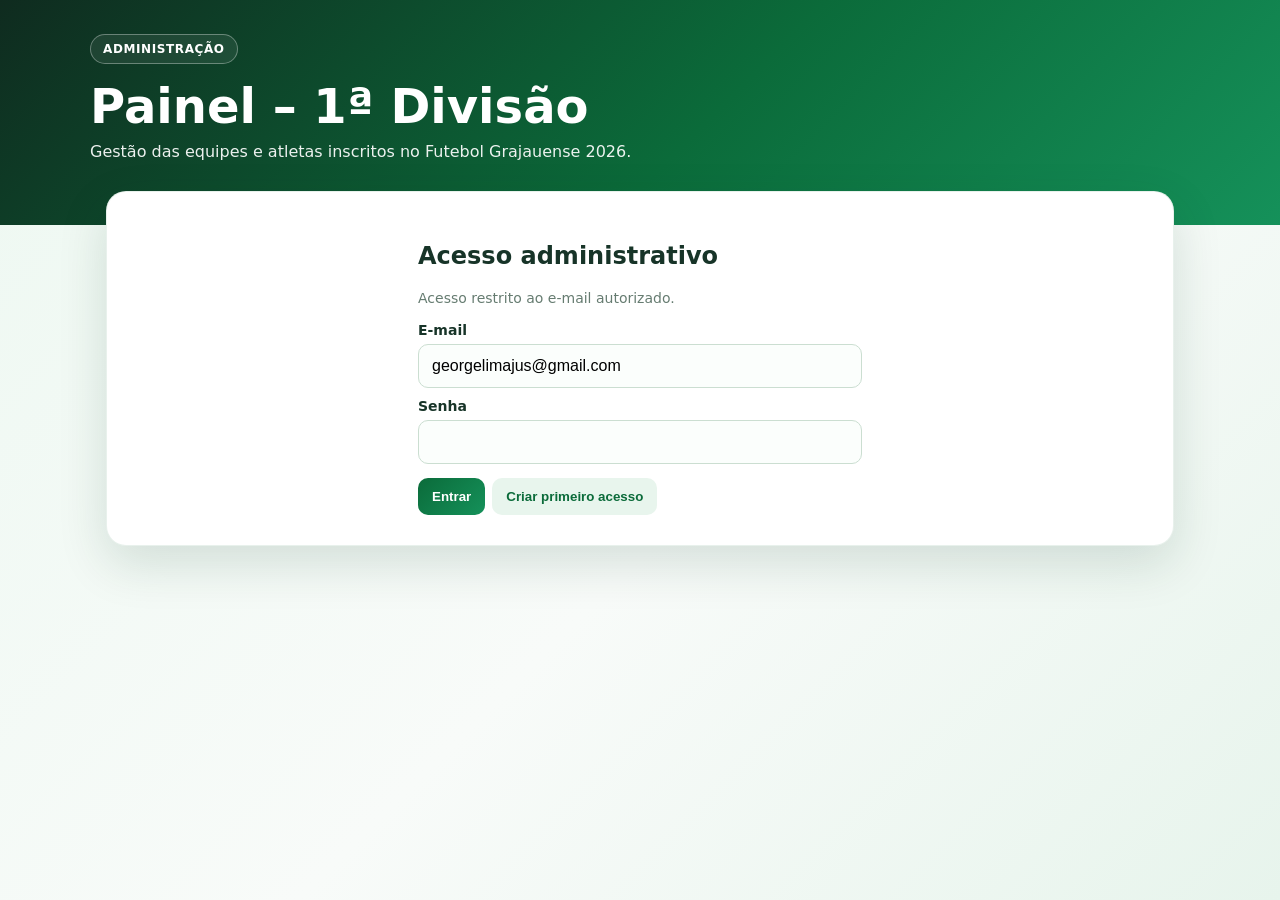
<file: painel.html>
<!DOCTYPE html>
<html lang="pt-BR">
<head>
  <meta charset="UTF-8"><meta name="viewport" content="width=device-width,initial-scale=1.0"><meta name="theme-color" content="#0b6b3a">
  <title>Painel Administrativo – 1ª Divisão</title>
  <style>
    :root{--g:#0b6b3a;--g2:#15915a;--d:#0f2b1f;--bg:#eef7f1;--line:#d7e6dc;--txt:#173428;--mut:#667c71;--red:#b42318;--white:#fff}*{box-sizing:border-box}body{margin:0;font-family:Inter,system-ui,-apple-system,Segoe UI,Roboto,Arial,sans-serif;background:linear-gradient(135deg,#edf8f1,#f8fbf9 55%,#e7f4ec);color:var(--txt);min-height:100vh}.hero{background:linear-gradient(135deg,var(--d),var(--g) 55%,var(--g2));color:#fff;padding:34px 18px 64px}.wrap{max-width:1100px;margin:auto}.k{display:inline-block;border:1px solid #ffffff55;background:#ffffff12;padding:7px 12px;border-radius:999px;font-weight:800;font-size:12px;text-transform:uppercase;letter-spacing:.05em}h1{margin:14px 0 8px;font-size:clamp(28px,5vw,48px)}.hero p{margin:0;opacity:.92}main{max-width:1100px;margin:-34px auto 44px;padding:0 16px;position:relative}.card{background:#fff;border:1px solid #0b6b3a18;border-radius:20px;box-shadow:0 18px 50px #083a2224;padding:22px}.field{display:flex;flex-direction:column;gap:6px}label{font-size:14px;font-weight:800}input{width:100%;padding:12px 13px;border:1px solid #cbded1;border-radius:10px;font-size:16px;outline:none;background:#fbfefc}input:focus{border-color:var(--g2);box-shadow:0 0 0 4px #15915a1f}.login{max-width:460px;margin:auto;padding:8px}.note{margin:0 0 16px;color:var(--mut);font-size:14px}.actions{display:flex;gap:7px;flex-wrap:wrap}button{border:0;border-radius:10px;padding:11px 14px;font-weight:900;cursor:pointer}.primary{background:linear-gradient(135deg,var(--g),var(--g2));color:#fff}.secondary{background:#e8f5ed;color:var(--g)}.danger{background:#fff0ee;color:var(--red)}.msg{display:none;margin:14px 0;padding:12px;border-radius:10px}.msg.err{display:block;background:#fff0ee;color:#9e241b}.msg.ok{display:block;background:#e9f8ef;color:#126b3b}.topbar{display:flex;gap:10px;justify-content:space-between;align-items:center;flex-wrap:wrap;margin-bottom:16px}.stats{display:grid;grid-template-columns:repeat(3,1fr);gap:12px;margin-bottom:16px}.stat{border:1px solid var(--line);border-radius:14px;padding:16px;background:#f8fcf9}.stat strong{font-size:28px;display:block;color:var(--g)}.tablewrap{overflow:auto;border:1px solid var(--line);border-radius:14px}table{width:100%;border-collapse:collapse;min-width:780px}th,td{padding:11px;border-bottom:1px solid var(--line);text-align:left}th{font-size:12px;text-transform:uppercase;color:var(--mut);background:#f8fcf9}tbody tr:hover{background:#fbfefc}.pill{display:inline-block;background:#e8f5ed;color:var(--g);padding:4px 8px;border-radius:999px;font-size:12px;font-weight:800}.empty{text-align:center;padding:28px;color:var(--mut)}dialog{border:0;border-radius:18px;width:min(820px,94vw);padding:0;box-shadow:0 30px 90px #0005}dialog::backdrop{background:#001a0e99}.dlg{padding:20px}.dlghead{display:flex;justify-content:space-between;gap:12px;align-items:center}.close{background:#eef4f0;color:#234}.loading{padding:22px;text-align:center;color:var(--mut)}@media(max-width:720px){.stats{grid-template-columns:1fr}.card{padding:15px}}
  </style>
</head>
<body>
<header class="hero"><div class="wrap"><span class="k">Administração</span><h1>Painel – 1ª Divisão</h1><p>Gestão das equipes e atletas inscritos no Futebol Grajauense 2026.</p></div></header>
<main><div class="card">
  <div id="login" class="login"><h2>Acesso administrativo</h2><p class="note">Acesso restrito ao e-mail autorizado.</p><div class="field"><label>E-mail</label><input id="email" value="georgelimajus@gmail.com" readonly></div><div class="field" style="margin-top:10px"><label>Senha</label><input id="pass" type="password" autocomplete="current-password"></div><div class="actions" style="margin-top:14px"><button class="primary" id="signin">Entrar</button><button class="secondary" id="signup">Criar primeiro acesso</button></div><div id="loginMsg"></div></div>
  <div id="app" style="display:none"><div class="topbar"><div><h2 style="margin:0 0 4px">Inscrições</h2><p class="note" style="margin:0">Pesquise, revise e administre as equipes.</p></div><div class="actions"><button class="secondary" id="exportBtn">Exportar CSV</button><button class="danger" id="logout">Sair</button></div></div><div class="stats"><div class="stat"><strong id="st">0</strong>Times</div><div class="stat"><strong id="sa">0</strong>Atletas</div><div class="stat"><strong id="avg">0</strong>Média por time</div></div><div class="field" style="margin-bottom:14px"><label>Pesquisar</label><input id="q" placeholder="Time, responsável, atleta, CPF ou contato"></div><div id="adminMsg"></div><div id="loading" class="loading" style="display:none">Carregando inscrições...</div><div class="tablewrap"><table><thead><tr><th>Time</th><th>Responsável</th><th>CPF responsável</th><th>Contato</th><th>Atletas</th><th>Data</th><th>Ações</th></tr></thead><tbody id="rows"></tbody></table></div></div>
</div></main>
<dialog id="dlg"><div class="dlg"><div class="dlghead"><h2 id="dt" style="margin:0"></h2><button class="close" id="closeDlg">Fechar</button></div><div id="db"></div></div></dialog>
<script>
const U='https://inzmqpasbkgoadvgisks.supabase.co';const K='sb_publishable_ku7EB-Xi2SsLde1ntW-QWQ_Md4pkVkl';const ADMIN='georgelimajus@gmail.com';let DATA=[];let TOKEN=localStorage.getItem('fg_token')||'';
const $=id=>document.getElementById(id);const login=$('login'),app=$('app'),rows=$('rows'),dlg=$('dlg');
function setMsg(id,text,type='err'){const el=$(id);el.className=`msg ${type}`;el.textContent=text;el.style.display='block'}function clearMsg(id){const el=$(id);el.style.display='none';el.textContent=''}
function esc(s){return String(s??'').replace(/[&<>"']/g,m=>({'&':'&amp;','<':'&lt;','>':'&gt;','"':'&quot;',"'":'&#039;'}[m]))}function cpf(v){return String(v||'').replace(/(\d{3})(\d{3})(\d{3})(\d{2})/,'$1.$2.$3-$4')}
async function auth(path,body){return fetch(`${U}/auth/v1/${path}`,{method:'POST',headers:{'Content-Type':'application/json','apikey':K},body:JSON.stringify(body)})}
async function enter(){clearMsg('loginMsg');if(!TOKEN){login.style.display='block';app.style.display='none';return}try{const r=await fetch(`${U}/auth/v1/user`,{headers:{'apikey':K,'Authorization':`Bearer ${TOKEN}`}});if(!r.ok){TOKEN='';localStorage.removeItem('fg_token');return enter()}const user=await r.json();if(user.email!==ADMIN){TOKEN='';localStorage.removeItem('fg_token');setMsg('loginMsg','E-mail sem autorização.');return}login.style.display='none';app.style.display='block';await load()}catch{setMsg('loginMsg','Não foi possível validar o acesso. Verifique sua internet.') }}
$('signin').onclick=async()=>{clearMsg('loginMsg');const password=$('pass').value;if(!password){setMsg('loginMsg','Informe sua senha.');return}const r=await auth('token?grant_type=password',{email:ADMIN,password});const j=await r.json();if(!r.ok){setMsg('loginMsg',j.error_description||j.msg||j.message||'Falha no acesso.');return}TOKEN=j.access_token;localStorage.setItem('fg_token',TOKEN);enter()};
$('signup').onclick=async()=>{clearMsg('loginMsg');const password=$('pass').value;if(password.length<6){setMsg('loginMsg','Use uma senha com pelo menos 6 caracteres.');return}const r=await auth('signup',{email:ADMIN,password});const j=await r.json();if(!r.ok){setMsg('loginMsg',j.msg||j.message||'Não foi possível criar o acesso.');return}setMsg('loginMsg','Primeiro acesso solicitado. Confira seu e-mail para confirmar a conta e depois clique em Entrar.','ok')};
$('logout').onclick=()=>{TOKEN='';localStorage.removeItem('fg_token');location.reload()};
async function load(){clearMsg('adminMsg');$('loading').style.display='block';try{const r=await fetch(`${U}/rest/v1/teams?select=id,name,responsible,responsible_cpf,contact,created_at,athletes(id,name,cpf)&order=created_at.desc`,{headers:{'apikey':K,'Authorization':`Bearer ${TOKEN}`}});if(!r.ok){let msg='Não foi possível carregar as inscrições.';try{const j=await r.json();msg=j.message||msg}catch{}throw new Error(msg)}DATA=await r.json();render(DATA)}catch(e){setMsg('adminMsg',e.message||'Erro ao carregar inscrições.')}finally{$('loading').style.display='none'}}
function render(list){rows.innerHTML='';let total=0;list.forEach(t=>{const athletes=t.athletes||[];total+=athletes.length;const tr=document.createElement('tr');tr.innerHTML=`<td><b>${esc(t.name)}</b></td><td>${esc(t.responsible)}</td><td>${t.responsible_cpf?cpf(t.responsible_cpf):'—'}</td><td>${esc(t.contact)}</td><td><span class="pill">${athletes.length}</span></td><td>${new Date(t.created_at).toLocaleDateString('pt-BR')}</td><td><div class="actions"><button class="secondary" data-v="${t.id}">Ver</button><button class="danger" data-d="${t.id}">Excluir</button></div></td>`;rows.appendChild(tr)});if(!list.length)rows.innerHTML='<tr><td colspan="7" class="empty">Nenhuma inscrição encontrada.</td></tr>';$('st').textContent=list.length;$('sa').textContent=total;$('avg').textContent=list.length?(total/list.length).toFixed(1):'0';rows.querySelectorAll('[data-v]').forEach(b=>b.onclick=()=>view(b.dataset.v));rows.querySelectorAll('[data-d]').forEach(b=>b.onclick=()=>del(b.dataset.d))}
function view(id){const t=DATA.find(x=>x.id===id);if(!t)return;$('dt').textContent=t.name;const athletes=t.athletes||[];$('db').innerHTML=`<p><b>Responsável:</b> ${esc(t.responsible)}</p><p><b>CPF do responsável:</b> ${t.responsible_cpf?cpf(t.responsible_cpf):'—'}</p><p><b>Contato:</b> ${esc(t.contact)}</p><p><b>Data da inscrição:</b> ${new Date(t.created_at).toLocaleString('pt-BR')}</p><div class="tablewrap"><table><thead><tr><th>#</th><th>Atleta</th><th>CPF</th></tr></thead><tbody>${athletes.map((a,i)=>`<tr><td>${i+1}</td><td>${esc(a.name)}</td><td>${cpf(a.cpf)}</td></tr>`).join('')}</tbody></table></div>`;dlg.showModal()}
$('closeDlg').onclick=()=>dlg.close();
async function del(id){const t=DATA.find(x=>x.id===id);if(!t||!confirm(`Excluir o time ${t.name} e todos os atletas cadastrados?`))return;const r=await fetch(`${U}/rest/v1/teams?id=eq.${encodeURIComponent(id)}`,{method:'DELETE',headers:{'apikey':K,'Authorization':`Bearer ${TOKEN}`}});if(!r.ok){setMsg('adminMsg','Não foi possível excluir a equipe.');return}await load()}
$('q').oninput=()=>{const raw=$('q').value.toLowerCase().trim(),num=$('q').value.replace(/\D/g,'');if(!raw){render(DATA);return}render(DATA.filter(t=>t.name.toLowerCase().includes(raw)||t.responsible.toLowerCase().includes(raw)||t.contact.toLowerCase().includes(raw)||(num&&String(t.responsible_cpf||'').includes(num))||(t.athletes||[]).some(a=>a.name.toLowerCase().includes(raw)||(num&&a.cpf.includes(num)))))};
$('exportBtn').onclick=()=>{const out=[['Time','Responsável','CPF responsável','Contato','Atleta','CPF atleta','Data da inscrição']];DATA.forEach(t=>(t.athletes||[]).forEach(a=>out.push([t.name,t.responsible,t.responsible_cpf?cpf(t.responsible_cpf):'',t.contact,a.name,cpf(a.cpf),new Date(t.created_at).toLocaleString('pt-BR')])));const csv=out.map(r=>r.map(v=>'"'+String(v).replaceAll('"','""')+'"').join(';')).join('\n');const blob=new Blob(['\ufeff'+csv],{type:'text/csv;charset=utf-8'}),url=URL.createObjectURL(blob),a=document.createElement('a');a.href=url;a.download='inscricoes_1_divisao.csv';a.click();URL.revokeObjectURL(url)};
enter();
</script>
</body></html>
</file>
<file: pizzaria-admin/styles.css>
:root{--bg:#f7f5f2;--surface:#fff;--surface-2:#f3f0ec;--text:#201c1b;--muted:#746b67;--border:#e7e0dc;--primary:#b91c1c;--primary-2:#7f1d1d;--accent:#f59e0b;--success:#15803d;--warning:#c2410c;--danger:#dc2626;--shadow:0 12px 32px rgba(64,45,38,.08);--radius:20px;--sidebar:250px}*{box-sizing:border-box}html{scroll-behavior:smooth}body{margin:0;background:var(--bg);color:var(--text);font-family:Inter,system-ui,-apple-system,BlinkMacSystemFont,"Segoe UI",sans-serif}.app-shell{min-height:100vh}.sidebar{position:fixed;inset:0 auto 0 0;width:var(--sidebar);background:#231918;color:#fff;padding:22px 16px;display:flex;flex-direction:column;z-index:30;box-shadow:10px 0 30px rgba(35,25,24,.08)}.brand{display:flex;align-items:center;gap:12px;padding:8px 8px 22px}.brand-mark{width:45px;height:45px;border-radius:15px;background:linear-gradient(135deg,#dc2626,#7f1d1d);display:grid;place-items:center;font-size:24px;box-shadow:0 10px 24px rgba(185,28,28,.3)}.brand strong{display:block;font-family:"Playfair Display",serif;font-size:18px}.brand span,.sidebar-footer span{display:block;color:#b9aaa5;font-size:12px;margin-top:3px}.nav{display:flex;flex-direction:column;gap:6px}.nav-item{border:0;background:transparent;color:#cfc2bd;font:inherit;font-weight:600;text-align:left;border-radius:14px;padding:12px 13px;display:flex;gap:11px;align-items:center;cursor:pointer;transition:.2s}.nav-item:hover{background:rgba(255,255,255,.06);color:#fff}.nav-item.active{background:linear-gradient(135deg,#b91c1c,#991b1b);color:#fff;box-shadow:0 10px 24px rgba(185,28,28,.22)}.nav-item span{width:21px;text-align:center}.sidebar-footer{margin-top:auto;padding:16px 8px 4px;border-top:1px solid rgba(255,255,255,.08);display:flex;align-items:center;gap:10px}.sidebar-footer strong{font-size:13px}.user-avatar{width:38px;height:38px;border-radius:12px;background:#f59e0b;color:#2a1713;font-weight:800;display:grid;place-items:center}.main-content{margin-left:var(--sidebar);padding:0 28px 40px}.topbar{min-height:92px;display:flex;align-items:center;justify-content:space-between;gap:20px;position:sticky;top:0;background:rgba(247,245,242,.9);backdrop-filter:blur(14px);z-index:20;border-bottom:1px solid rgba(231,224,220,.7)}.topbar-left{display:flex;align-items:center;gap:12px}.topbar h1{margin:0;font-family:"Playfair Display",serif;font-size:28px}.topbar p{margin:5px 0 0;color:var(--muted);font-size:13px}.topbar-actions{display:flex;align-items:center;gap:12px}.status-pill,.badge,.status-badge{display:inline-flex;align-items:center;gap:7px;border-radius:999px;font-size:12px;font-weight:700}.status-pill{background:#ecfdf3;color:#166534;padding:9px 12px}.status-dot{width:8px;height:8px;border-radius:50%;background:#22c55e;box-shadow:0 0 0 4px rgba(34,197,94,.12)}button,input,select,textarea{font:inherit}.primary-button,.secondary-button,.danger-button{border:0;border-radius:13px;padding:11px 15px;font-weight:700;cursor:pointer;transition:.2s}.primary-button{background:linear-gradient(135deg,var(--primary),var(--primary-2));color:#fff;box-shadow:0 9px 20px rgba(185,28,28,.18)}.primary-button:hover{transform:translateY(-1px);box-shadow:0 12px 24px rgba(185,28,28,.25)}.primary-button.small{padding:9px 12px;font-size:12px}.secondary-button{background:var(--surface-2);color:var(--text);border:1px solid var(--border)}.danger-button{background:#fef2f2;color:#b91c1c;border:1px solid #fecaca}.icon-button,.text-button,.row-action{border:0;background:transparent;cursor:pointer;color:inherit}.icon-button{width:40px;height:40px;border-radius:12px;display:grid;place-items:center}.icon-button:hover{background:var(--surface-2)}.text-button{color:var(--primary);font-weight:800}.view{display:none;padding-top:26px}.view.active{display:block}.kpi-grid{display:grid;grid-template-columns:repeat(4,minmax(0,1fr));gap:18px;margin-bottom:20px}.kpi-card{background:var(--surface);border:1px solid var(--border);border-radius:var(--radius);padding:20px;box-shadow:var(--shadow)}.kpi-head{display:flex;align-items:center;justify-content:space-between}.kpi-label{color:var(--muted);font-size:13px;font-weight:600}.kpi-icon{width:42px;height:42px;border-radius:14px;background:#fff1f2;display:grid;place-items:center}.kpi-value{font-size:27px;font-weight:800;margin:14px 0 4px}.kpi-foot{font-size:12px;color:var(--muted)}.kpi-foot strong{color:var(--success)}.dashboard-grid{display:grid;grid-template-columns:repeat(3,minmax(0,1fr));gap:20px}.panel{background:var(--surface);border:1px solid var(--border);border-radius:var(--radius);padding:20px;box-shadow:var(--shadow);min-width:0}.panel-span-2{grid-column:span 2}.panel-header{display:flex;align-items:center;justify-content:space-between;gap:16px;margin-bottom:18px}.panel-header h2,.section-title{margin:0;font-size:16px}.panel-header p,.section-copy{margin:5px 0 0;color:var(--muted);font-size:12px}.badge{padding:7px 10px;background:var(--surface-2);color:var(--muted)}.chart{height:240px;display:flex;align-items:flex-end;gap:10px;padding-top:15px}.bar-wrap{flex:1;display:flex;height:100%;flex-direction:column;justify-content:flex-end;align-items:center;gap:8px}.bar{width:min(34px,80%);background:linear-gradient(180deg,#ef4444,#991b1b);border-radius:9px 9px 4px 4px;min-height:6px;transition:.25s}.bar:hover{filter:brightness(1.08);transform:translateY(-2px)}.bar-label{font-size:11px;color:var(--muted)}.bar-value{font-size:10px;font-weight:700;color:var(--text)}.status-summary{display:grid;gap:12px}.status-line{display:grid;grid-template-columns:1fr auto;gap:10px;align-items:center}.status-line-main{display:flex;align-items:center;gap:9px;font-size:13px;font-weight:600}.status-count{font-weight:800}.status-color{width:9px;height:9px;border-radius:50%}.progress{grid-column:1/-1;height:7px;background:var(--surface-2);border-radius:999px;overflow:hidden}.progress span{display:block;height:100%;border-radius:inherit}.table-wrap{width:100%;overflow:auto}table{width:100%;border-collapse:collapse;min-width:650px}th,td{text-align:left;padding:13px 12px;border-bottom:1px solid var(--border);font-size:12px;vertical-align:middle}th{color:var(--muted);font-size:11px;text-transform:uppercase;letter-spacing:.04em;font-weight:800}tbody tr:hover{background:#fcfaf8}.status-badge{padding:6px 9px;white-space:nowrap}.status-novo{background:#eff6ff;color:#1d4ed8}.status-em-preparo{background:#fff7ed;color:#c2410c}.status-pronto{background:#fefce8;color:#a16207}.status-saiu-para-entrega{background:#f5f3ff;color:#7c3aed}.status-concluído{background:#ecfdf3;color:#15803d}.status-cancelado{background:#fef2f2;color:#b91c1c}.alert-list{display:grid;gap:10px}.alert-item{display:flex;align-items:center;justify-content:space-between;gap:10px;padding:11px 0;border-bottom:1px solid var(--border)}.alert-item:last-child{border-bottom:0}.alert-item strong{font-size:12px}.alert-item span{font-size:11px;color:var(--danger);font-weight:800}.empty-state{padding:30px 10px;text-align:center;color:var(--muted);font-size:13px}.section-toolbar{display:flex;align-items:center;justify-content:space-between;gap:14px;margin-bottom:18px}.toolbar-actions{display:flex;gap:10px}.search-box{display:flex;align-items:center;gap:8px;background:var(--surface);border:1px solid var(--border);border-radius:13px;padding:0 12px;min-width:280px}.search-box input{width:100%;border:0;outline:0;background:transparent;padding:11px 0}.select{border:1px solid var(--border);background:var(--surface);border-radius:13px;padding:10px 12px;color:var(--text)}.product-grid{display:grid;grid-template-columns:repeat(3,minmax(0,1fr));gap:18px}.product-card{background:var(--surface);border:1px solid var(--border);border-radius:var(--radius);overflow:hidden;box-shadow:var(--shadow)}.product-cover{height:135px;background:linear-gradient(135deg,#431407,#991b1b);display:grid;place-items:center;font-size:54px;position:relative}.product-cover .category-chip{position:absolute;top:10px;left:10px;background:rgba(255,255,255,.9);color:#3f2b26;padding:6px 8px;border-radius:999px;font-size:10px;font-weight:800}.product-body{padding:16px}.product-title-row{display:flex;justify-content:space-between;gap:10px}.product-body h3{margin:0;font-size:15px}.price{font-weight:800;color:var(--primary);white-space:nowrap}.product-body p{color:var(--muted);font-size:12px;line-height:1.5;min-height:36px}.product-footer{display:flex;justify-content:space-between;align-items:center}.toggle{font-size:11px;font-weight:700;color:var(--success)}.row-actions{display:flex;gap:4px}.row-action{padding:6px 8px;border-radius:8px;color:var(--muted)}.row-action:hover{background:var(--surface-2);color:var(--text)}.settings-grid{display:grid;grid-template-columns:2fr 1fr;gap:20px}.form-grid{display:grid;grid-template-columns:repeat(2,minmax(0,1fr));gap:14px}.field{display:grid;gap:6px}.field.full,.form-actions.full{grid-column:1/-1}.field span{font-size:12px;font-weight:700;color:#4f4642}.field input,.field select,.field textarea{width:100%;border:1px solid var(--border);background:#fff;border-radius:12px;padding:11px 12px;outline:0}.field textarea{resize:vertical;min-height:84px}.field input:focus,.field select:focus,.field textarea:focus{border-color:#ef4444;box-shadow:0 0 0 3px rgba(239,68,68,.1)}.form-actions{display:flex;justify-content:flex-end;gap:10px;margin-top:4px}.muted{color:var(--muted);font-size:13px;line-height:1.6}.stack-actions{display:grid;gap:10px;margin-top:18px}.file-button{text-align:center}.cash-kpis{grid-template-columns:repeat(3,minmax(0,1fr))}.payment-breakdown{display:grid;gap:15px}.payment-row{display:grid;grid-template-columns:1fr auto;gap:8px;font-size:12px}.payment-row .progress{grid-column:1/-1}.type-entry{color:var(--success);font-weight:800}.type-exit{color:var(--danger);font-weight:800}.modal-backdrop{position:fixed;inset:0;background:rgba(24,14,13,.55);backdrop-filter:blur(5px);z-index:100;display:grid;place-items:center;padding:18px}.modal-backdrop[hidden]{display:none}.modal{width:min(700px,100%);max-height:92vh;overflow:auto;background:var(--surface);border-radius:24px;box-shadow:0 30px 80px rgba(0,0,0,.28)}.modal-header{padding:20px 22px;border-bottom:1px solid var(--border);display:flex;justify-content:space-between;align-items:start}.modal-header h2{margin:0;font-size:19px}.modal-header p{margin:5px 0 0;font-size:12px;color:var(--muted)}#modalContent{padding:22px}.order-item-builder{display:grid;grid-template-columns:1fr 110px auto;gap:8px;align-items:end}.order-items-preview{margin-top:12px;border:1px solid var(--border);border-radius:13px;overflow:hidden}.order-preview-row{display:flex;justify-content:space-between;gap:12px;padding:10px 12px;border-bottom:1px solid var(--border);font-size:12px}.order-preview-row:last-child{border-bottom:0}.order-total{display:flex;justify-content:space-between;align-items:center;padding:14px 0 0;font-weight:800}.toast-container{position:fixed;right:20px;bottom:20px;display:grid;gap:8px;z-index:200}.toast{background:#251b19;color:#fff;padding:12px 14px;border-radius:13px;box-shadow:0 16px 35px rgba(0,0,0,.2);font-size:12px;animation:toastIn .25s ease}.mobile-only{display:none}@keyframes toastIn{from{opacity:0;transform:translateY(8px)}to{opacity:1;transform:translateY(0)}}@media(max-width:1100px){.kpi-grid{grid-template-columns:repeat(2,1fr)}.dashboard-grid{grid-template-columns:repeat(2,1fr)}.panel-span-2{grid-column:span 2}.product-grid{grid-template-columns:repeat(2,1fr)}.settings-grid{grid-template-columns:1fr}}@media(max-width:760px){:root{--sidebar:260px}.sidebar{transform:translateX(-105%);transition:.25s}.sidebar.open{transform:translateX(0)}.main-content{margin-left:0;padding:0 14px 28px}.mobile-only{display:grid}.topbar{min-height:78px}.topbar h1{font-size:22px}.topbar-actions .status-pill{display:none}.topbar-actions .primary-button{display:none}.kpi-grid,.cash-kpis,.dashboard-grid,.product-grid{grid-template-columns:1fr}.panel-span-2{grid-column:span 1}.section-toolbar{align-items:stretch;flex-direction:column}.search-box{min-width:0;width:100%}.toolbar-actions{flex-wrap:wrap}.toolbar-actions .select{flex:1}.toolbar-actions .primary-button{flex:1}.form-grid{grid-template-columns:1fr}.field.full,.form-actions.full{grid-column:auto}.modal{border-radius:20px}.order-item-builder{grid-template-columns:1fr 85px}.order-item-builder button{grid-column:1/-1}.topbar p{display:none}}
</file>
